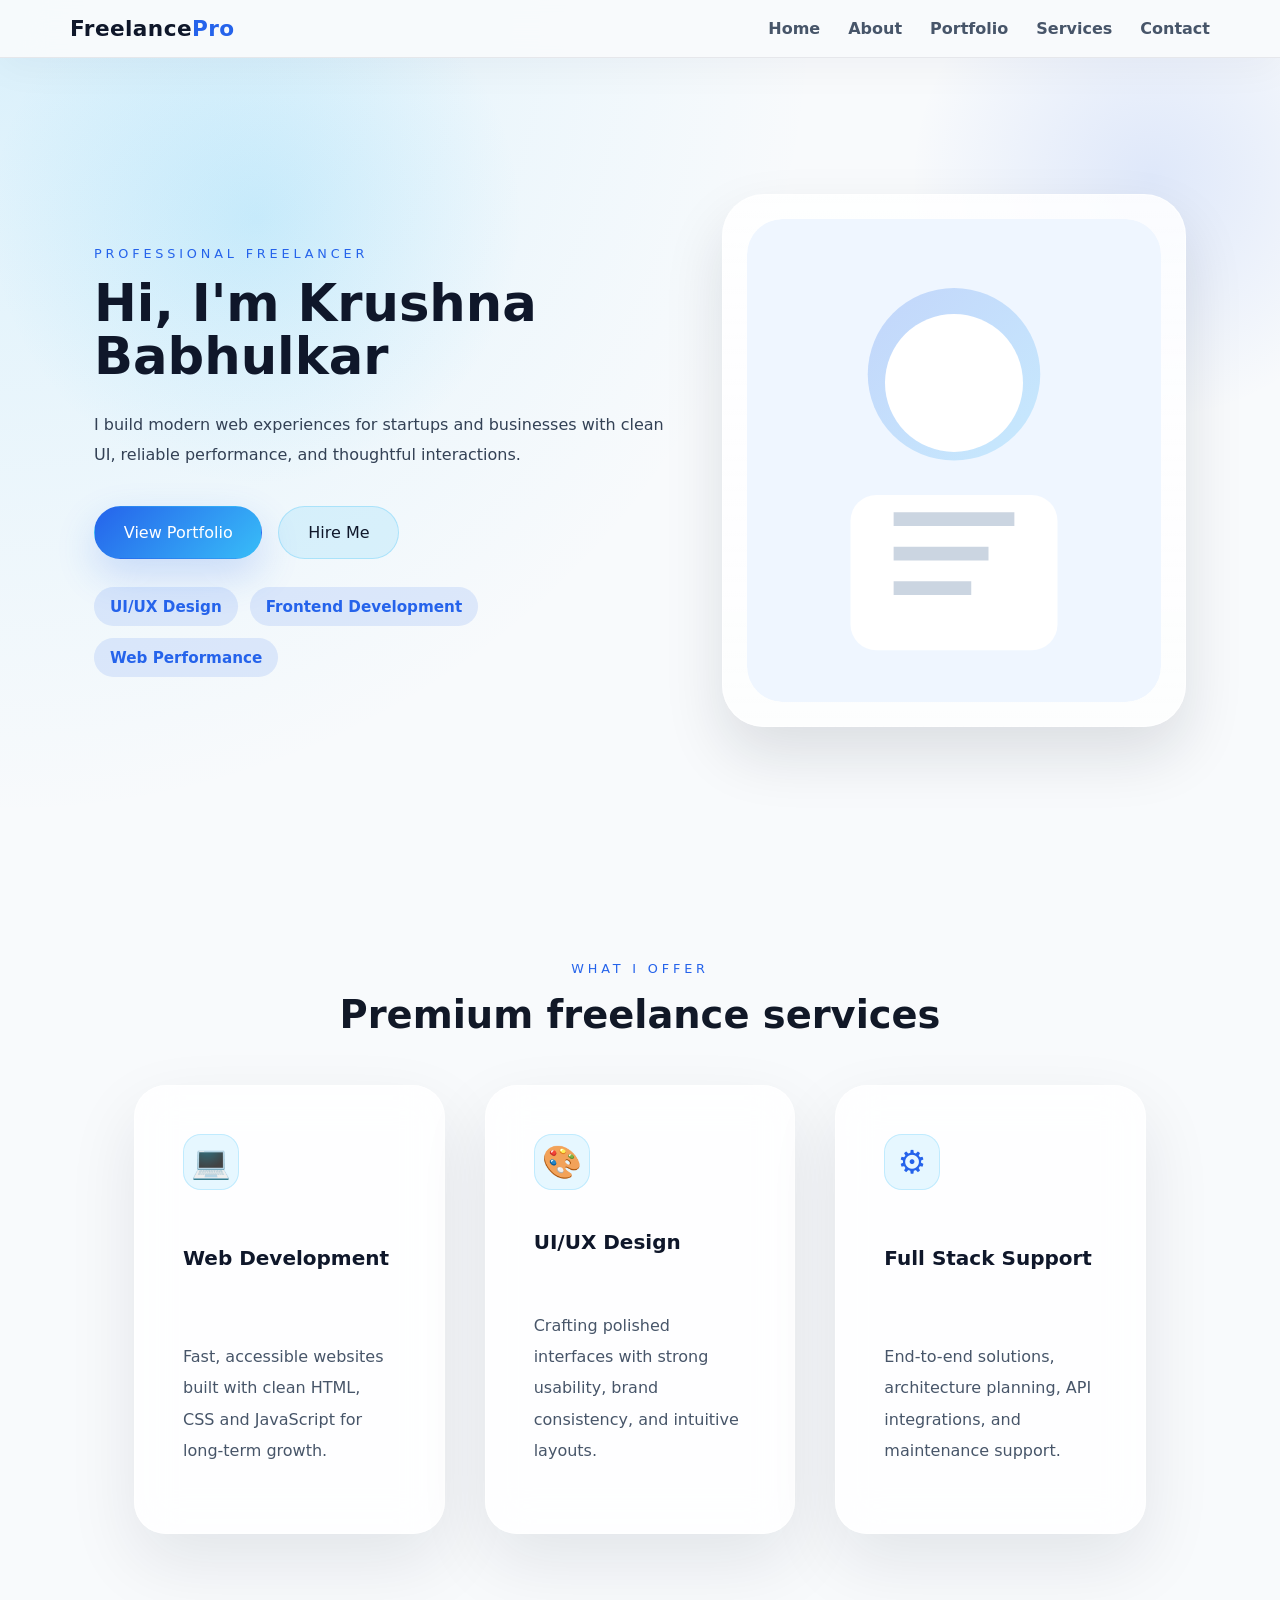
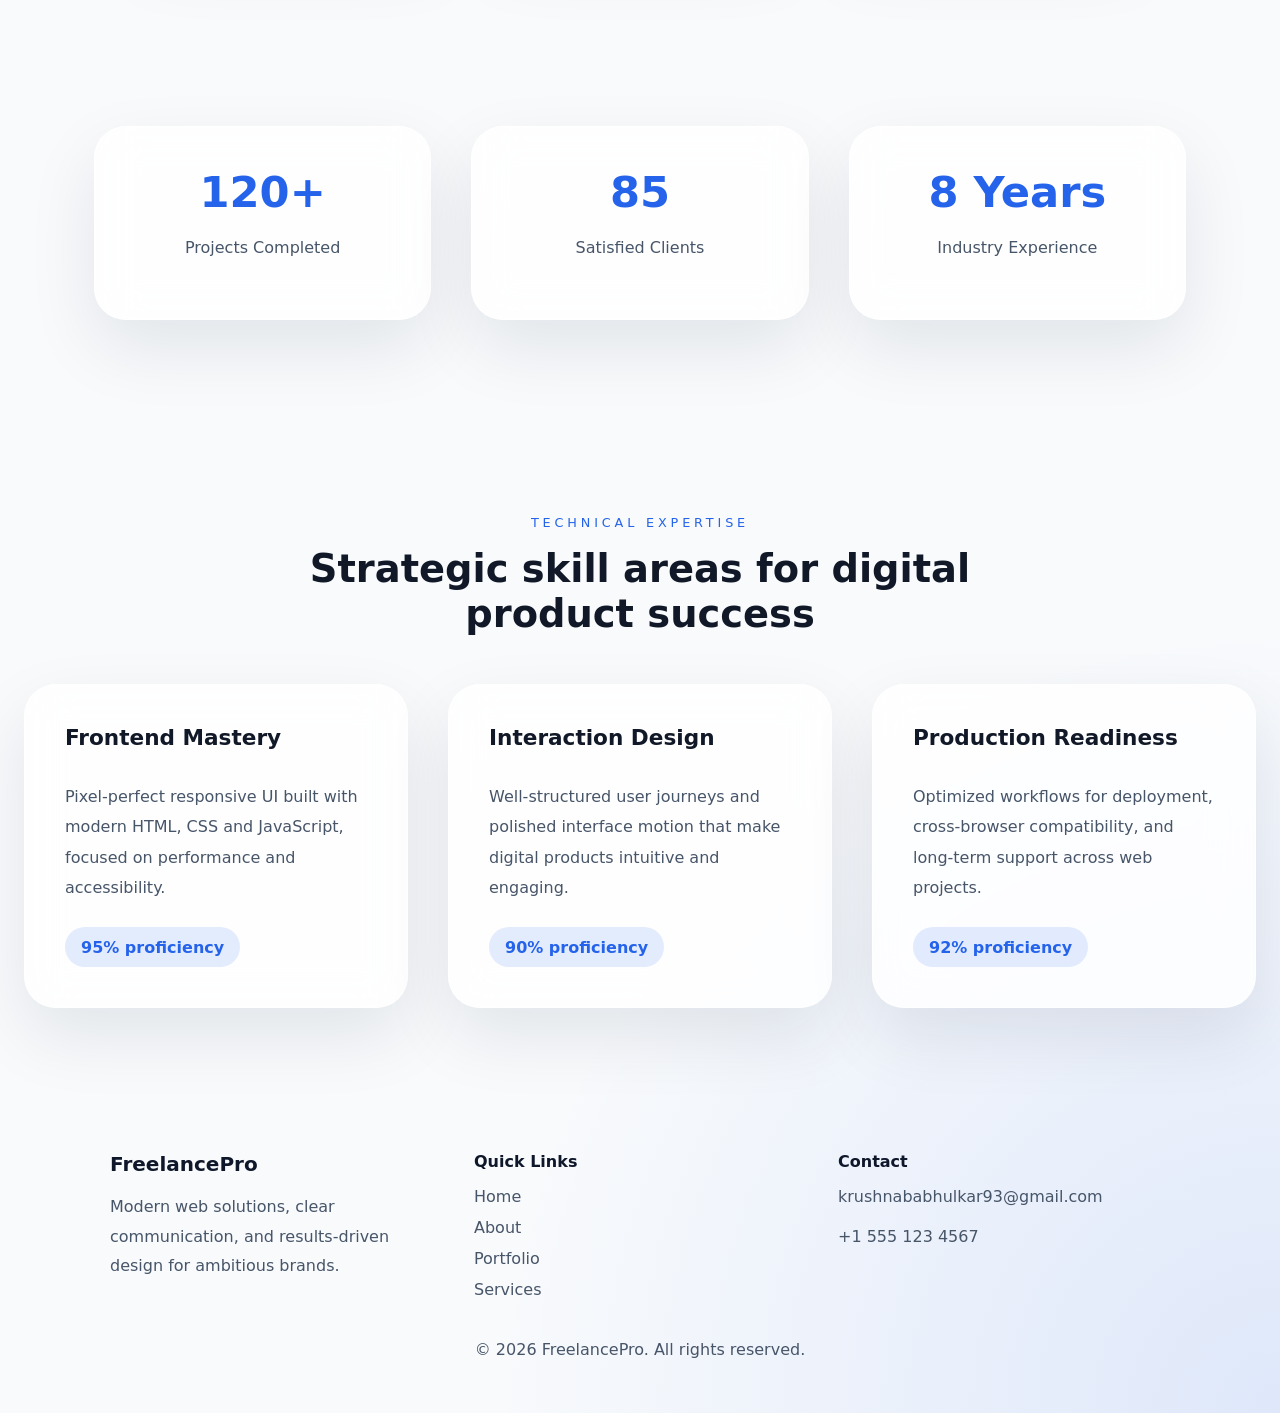
<file: index.html>
<!DOCTYPE html>
<html lang="en">
<head>
  <meta charset="UTF-8" />
  <meta name="viewport" content="width=device-width, initial-scale=1.0" />
  <title>Freelance Portfolio | Home</title>
  <meta name="description" content="Professional freelance portfolio showcasing design, development, services, and contact options." />
  <link rel="stylesheet" href="css/style.css" />
</head>
<body>
  <div class="page-loader" id="pageLoader"><span></span></div>

  <header class="site-header" id="header">
    <div class="container nav-container">
      <a href="index.html" class="brand">Freelance<span>Pro</span></a>
      <nav class="nav" id="navbar">
        <a href="index.html" class="nav-link">Home</a>
        <a href="about.html" class="nav-link">About</a>
        <a href="portfolio.html" class="nav-link">Portfolio</a>
        <a href="services.html" class="nav-link">Services</a>
        <a href="contact.html" class="nav-link">Contact</a>
      </nav>
      <button class="nav-toggle" id="navToggle" aria-label="Open navigation menu">
        <span></span><span></span><span></span>
      </button>
    </div>
  </header>

  <main>
    <section class="hero section" id="home">
      <div class="container hero-grid">
        <div class="hero-copy animate-up">
          <span class="eyebrow">Professional Freelancer</span>
          <h1>Hi, I'm Krushna Babhulkar</h1>
          <p>I build modern web experiences for startups and businesses with clean UI, reliable performance, and thoughtful interactions.</p>
          <div class="hero-actions">
            <a href="portfolio.html" class="btn btn-primary">View Portfolio</a>
            <a href="contact.html" class="btn btn-secondary">Hire Me</a>
          </div>
          <div class="hero-tags">
            <span>UI/UX Design</span>
            <span>Frontend Development</span>
            <span>Web Performance</span>
          </div>
        </div>

        <div class="hero-image animate-up delay">
          <div class="profile-frame">
            <img src="images/profile.svg" alt="Profile photo of Alex Morgan" />
          </div>
        </div>
      </div>
    </section>

    <section class="section services-preview" id="services">
      <div class="container section-header">
        <span class="eyebrow">What I Offer</span>
        <h2>Premium freelance services</h2>
      </div>
      <div class="container">
        <div class="grid service-grid animate-up">
          <article class="service-card glass-card">
            <div class="service-icon">💻</div>
            <h3>Web Development</h3>
            <p>Fast, accessible websites built with clean HTML, CSS and JavaScript for long-term growth.</p>
          </article>
          <article class="service-card glass-card">
            <div class="service-icon">🎨</div>
            <h3>UI/UX Design</h3>
            <p>Crafting polished interfaces with strong usability, brand consistency, and intuitive layouts.</p>
          </article>
          <article class="service-card glass-card">
            <div class="service-icon">⚙️</div>
            <h3>Full Stack Support</h3>
            <p>End-to-end solutions, architecture planning, API integrations, and maintenance support.</p>
          </article>
        </div>
      </div>
    </section>

    <section class="section stats-section animate-up">
      <div class="container stats-grid">
        <article class="stat-card glass-card">
          <h3>120+</h3>
          <p>Projects Completed</p>
        </article>
        <article class="stat-card glass-card">
          <h3>85</h3>
          <p>Satisfied Clients</p>
        </article>
        <article class="stat-card glass-card">
          <h3>8 Years</h3>
          <p>Industry Experience</p>
        </article>
      </div>
    </section>

    <section class="section skills-section animate-up delay">
      <div class="container section-header">
        <span class="eyebrow">Technical Expertise</span>
        <h2>Strategic skill areas for digital product success</h2>
      </div>
      <div class="grid skills-grid">
        <article class="glass-card skill-card">
          <h3>Frontend Mastery</h3>
          <p>Pixel-perfect responsive UI built with modern HTML, CSS and JavaScript, focused on performance and accessibility.</p>
          <div class="skill-meta">95% proficiency</div>
        </article>
        <article class="glass-card skill-card">
          <h3>Interaction Design</h3>
          <p>Well-structured user journeys and polished interface motion that make digital products intuitive and engaging.</p>
          <div class="skill-meta">90% proficiency</div>
        </article>
        <article class="glass-card skill-card">
          <h3>Production Readiness</h3>
          <p>Optimized workflows for deployment, cross-browser compatibility, and long-term support across web projects.</p>
          <div class="skill-meta">92% proficiency</div>
        </article>
      </div>
    </section>
  </main>

  <footer class="site-footer">
    <div class="container footer-grid">
      <div>
        <h3>FreelancePro</h3>
        <p>Modern web solutions, clear communication, and results-driven design for ambitious brands.</p>
      </div>
      <div>
        <h4>Quick Links</h4>
        <a href="index.html">Home</a>
        <a href="about.html">About</a>
        <a href="portfolio.html">Portfolio</a>
        <a href="services.html">Services</a>
      </div>
      <div>
        <h4>Contact</h4>
        <a href="https://mail.google.com/mail/?view=cm&fs=1&to=krushnababhulkar93@gmail.com&su=Website%20Inquiry&body=Hello%20Krushna,%0A%0AI%20visited%20your%20portfolio%20website%20and%20would%20like%20to%20discuss%20a%20project.%0A%0ARegards,"
       target="_blank">krushnababhulkar93@gmail.com</a>
               <p>+1 555 123 4567</p>
      </div>
    </div>
    <div class="copyright">
      <p>© 2026 FreelancePro. All rights reserved.</p>
    </div>
  </footer>

  <button class="back-to-top" id="backToTop" aria-label="Back to top">↑</button>
  <script src="js/script.js"></script>
</body>
</html>
</file>
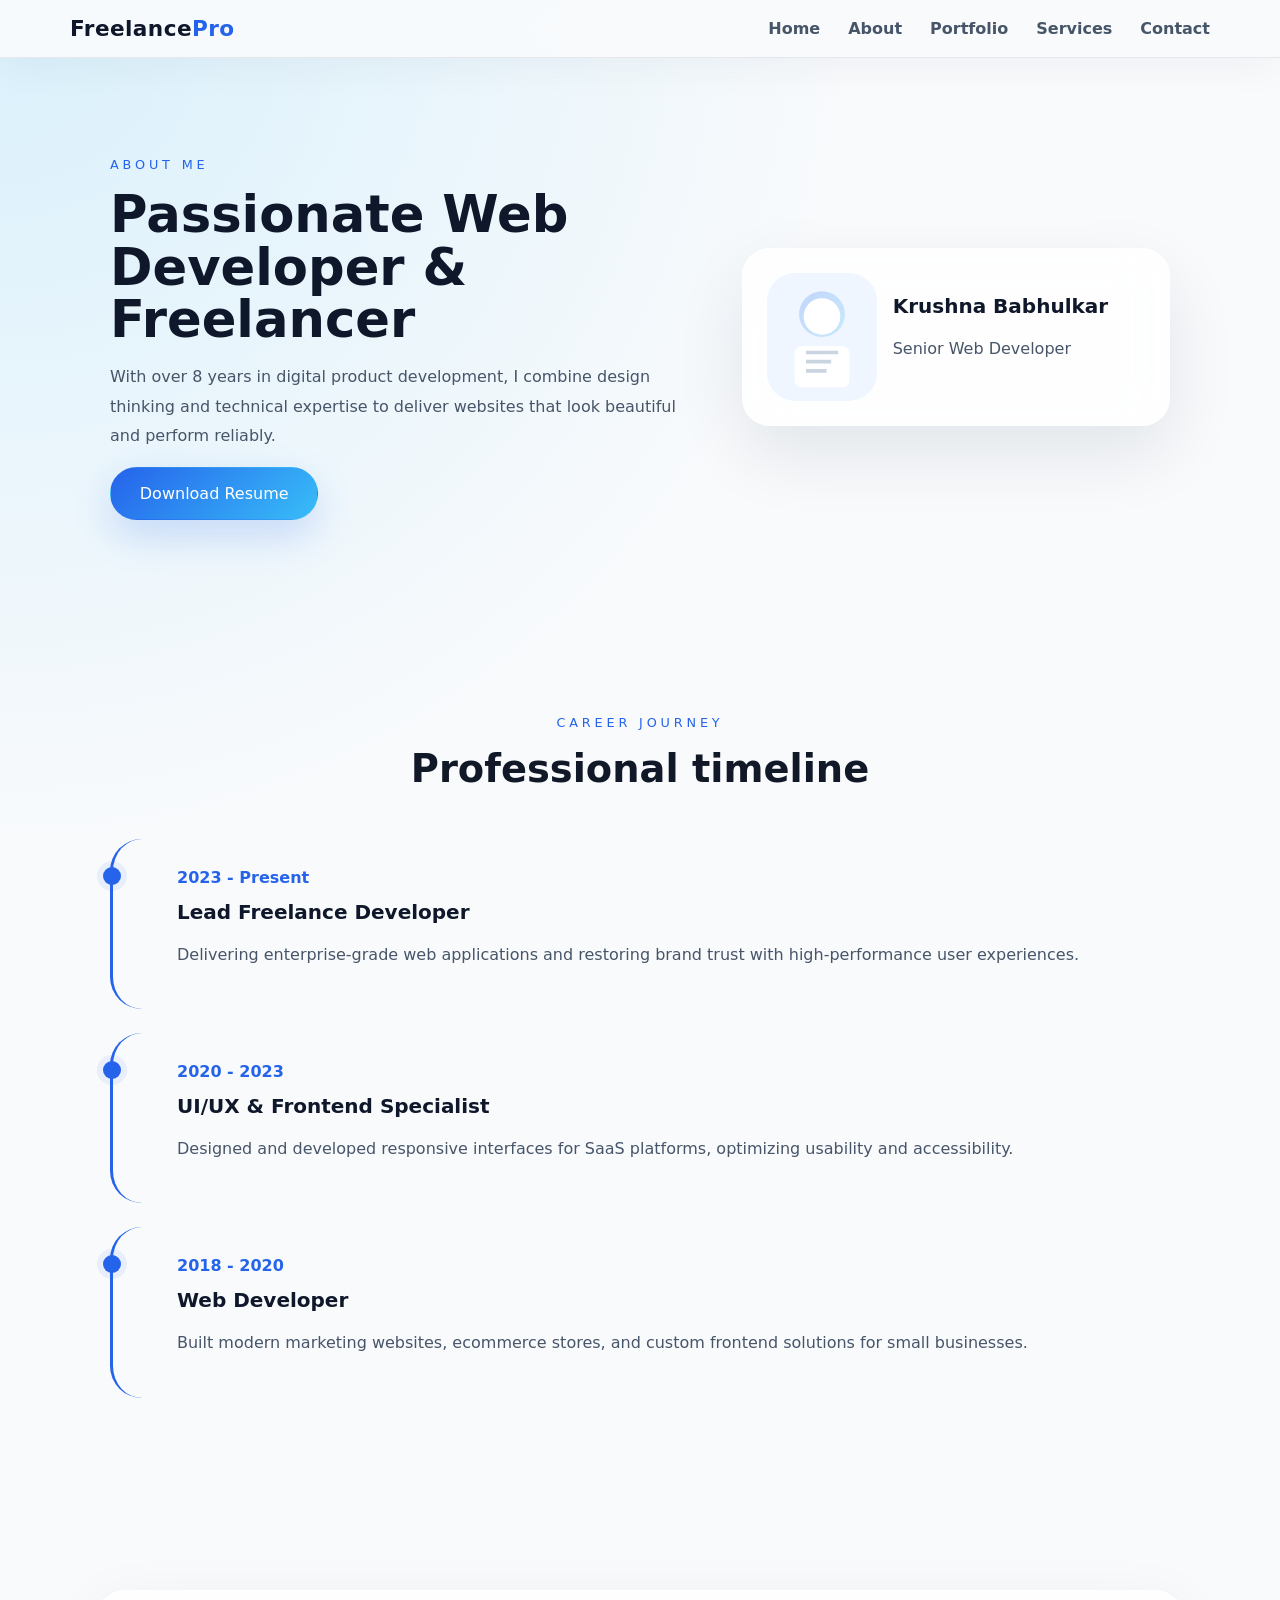
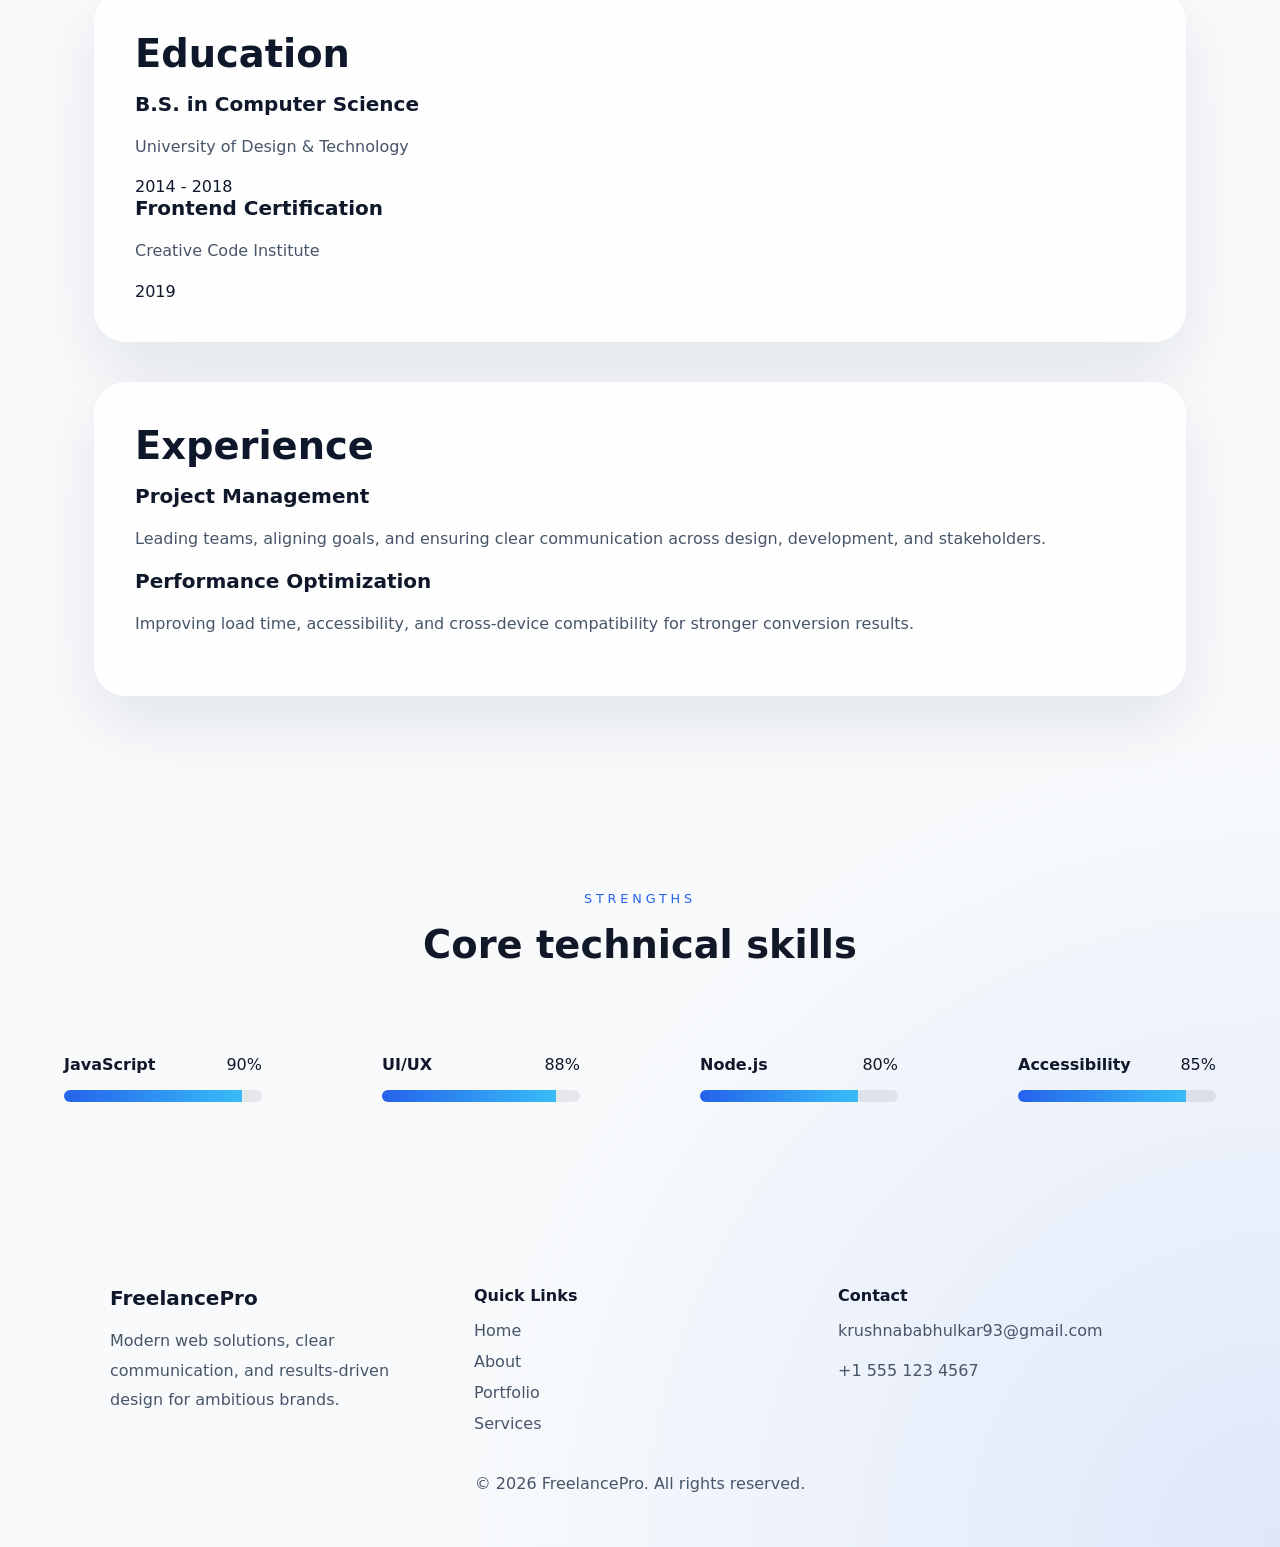
<file: about.html>
<!DOCTYPE html>
<html lang="en">
<head>
  <meta charset="UTF-8" />
  <meta name="viewport" content="width=device-width, initial-scale=1.0" />
  <title>Freelance Portfolio | About</title>
  <meta name="description" content="About page featuring biography, experience, education, skills, and resume download." />
  <link rel="stylesheet" href="css/style.css" />
</head>
<body>
  <div class="page-loader" id="pageLoader"><span></span></div>

  <header class="site-header" id="header">
    <div class="container nav-container">
      <a href="index.html" class="brand">Freelance<span>Pro</span></a>
      <nav class="nav" id="navbar">
        <a href="index.html" class="nav-link">Home</a>
        <a href="about.html" class="nav-link">About</a>
        <a href="portfolio.html" class="nav-link">Portfolio</a>
        <a href="services.html" class="nav-link">Services</a>
        <a href="contact.html" class="nav-link">Contact</a>
      </nav>
      <button class="nav-toggle" id="navToggle" aria-label="Open navigation menu">
        <span></span><span></span><span></span>
      </button>
    </div>
  </header>

  <main>
    <section class="section about-hero animate-up">
      <div class="container about-grid">
        <div class="about-copy">
          <span class="eyebrow">About Me</span>
          <h1>Passionate Web Developer & Freelancer</h1>
          <p>With over 8 years in digital product development, I combine design thinking and technical expertise to deliver websites that look beautiful and perform reliably.</p>
          <a href="resume/Krushna_Babhulkar_7350629754.pdf" class="btn btn-primary" download>Download Resume</a>
        </div>
        <div class="about-visual">
          <div class="profile-card glass-card">
            <img src="images/profile.svg" alt="Krushna Babhulkar" />
            <div>
              <h3>Krushna Babhulkar</h3>
              <p>Senior Web Developer</p>
            </div>
          </div>
        </div>
      </div>
    </section>

    <section class="section timeline-section animate-up delay">
      <div class="container section-header">
        <span class="eyebrow">Career Journey</span>
        <h2>Professional timeline</h2>
      </div>
      <div class="container">
        <div class="timeline">
        <div class="timeline-item">
          <span class="timeline-date">2023 - Present</span>
          <div>
            <h3>Lead Freelance Developer</h3>
            <p>Delivering enterprise-grade web applications and restoring brand trust with high-performance user experiences.</p>
          </div>
        </div>
        <div class="timeline-item">
          <span class="timeline-date">2020 - 2023</span>
          <div>
            <h3>UI/UX & Frontend Specialist</h3>
            <p>Designed and developed responsive interfaces for SaaS platforms, optimizing usability and accessibility.</p>
          </div>
        </div>
        <div class="timeline-item">
          <span class="timeline-date">2018 - 2020</span>
          <div>
            <h3>Web Developer</h3>
            <p>Built modern marketing websites, ecommerce stores, and custom frontend solutions for small businesses.</p>
          </div>
        </div>
        </div>
      </div>
    </section>

    <section class="section education-experience animate-up">
      <div class="container split-grid">
        <div class="glass-card info-card">
          <h2>Education</h2>
          <div class="info-block">
            <h3>B.S. in Computer Science</h3>
            <p>University of Design & Technology</p>
            <span>2014 - 2018</span>
          </div>
          <div class="info-block">
            <h3>Frontend Certification</h3>
            <p>Creative Code Institute</p>
            <span>2019</span>
          </div>
        </div>
        <div class="glass-card info-card">
          <h2>Experience</h2>
          <div class="info-block">
            <h3>Project Management</h3>
            <p>Leading teams, aligning goals, and ensuring clear communication across design, development, and stakeholders.</p>
          </div>
          <div class="info-block">
            <h3>Performance Optimization</h3>
            <p>Improving load time, accessibility, and cross-device compatibility for stronger conversion results.</p>
          </div>
        </div>
      </div>
    </section>

    <section class="section skills-section animate-up delay">
      <div class="container section-header">
        <span class="eyebrow">Strengths</span>
        <h2>Core technical skills</h2>
      </div>
      <div class="skills-grid">
        <div class="skill-item">
          <div class="skill-heading">
            <h4>JavaScript</h4>
            <span>90%</span>
          </div>
          <div class="progress-bar"><span style="width: 90%"></span></div>
        </div>
        <div class="skill-item">
          <div class="skill-heading">
            <h4>UI/UX</h4>
            <span>88%</span>
          </div>
          <div class="progress-bar"><span style="width: 88%"></span></div>
        </div>
        <div class="skill-item">
          <div class="skill-heading">
            <h4>Node.js</h4>
            <span>80%</span>
          </div>
          <div class="progress-bar"><span style="width: 80%"></span></div>
        </div>
        <div class="skill-item">
          <div class="skill-heading">
            <h4>Accessibility</h4>
            <span>85%</span>
          </div>
          <div class="progress-bar"><span style="width: 85%"></span></div>
        </div>
      </div>
    </section>
  </main>

  <footer class="site-footer">
    <div class="container footer-grid">
      <div>
        <h3>FreelancePro</h3>
        <p>Modern web solutions, clear communication, and results-driven design for ambitious brands.</p>
      </div>
      <div>
        <h4>Quick Links</h4>
        <a href="index.html">Home</a>
        <a href="about.html">About</a>
        <a href="portfolio.html">Portfolio</a>
        <a href="services.html">Services</a>
      </div>
      <div>
        <h4>Contact</h4>
        <a href="https://mail.google.com/mail/?view=cm&fs=1&to=krushnababhulkar93@gmail.com&su=Website%20Inquiry&body=Hello%20Krushna,%0A%0AI%20visited%20your%20portfolio%20website%20and%20would%20like%20to%20discuss%20a%20project.%0A%0ARegards,"
       target="_blank">krushnababhulkar93@gmail.com</a>

        <p>+1 555 123 4567</p>
      </div>
    </div>
    <div class="copyright">
      <p>© 2026 FreelancePro. All rights reserved.</p>
    </div>
  </footer>

  <button class="back-to-top" id="backToTop" aria-label="Back to top">↑</button>
  <script src="js/script.js"></script>
</body>
</html>
</file>
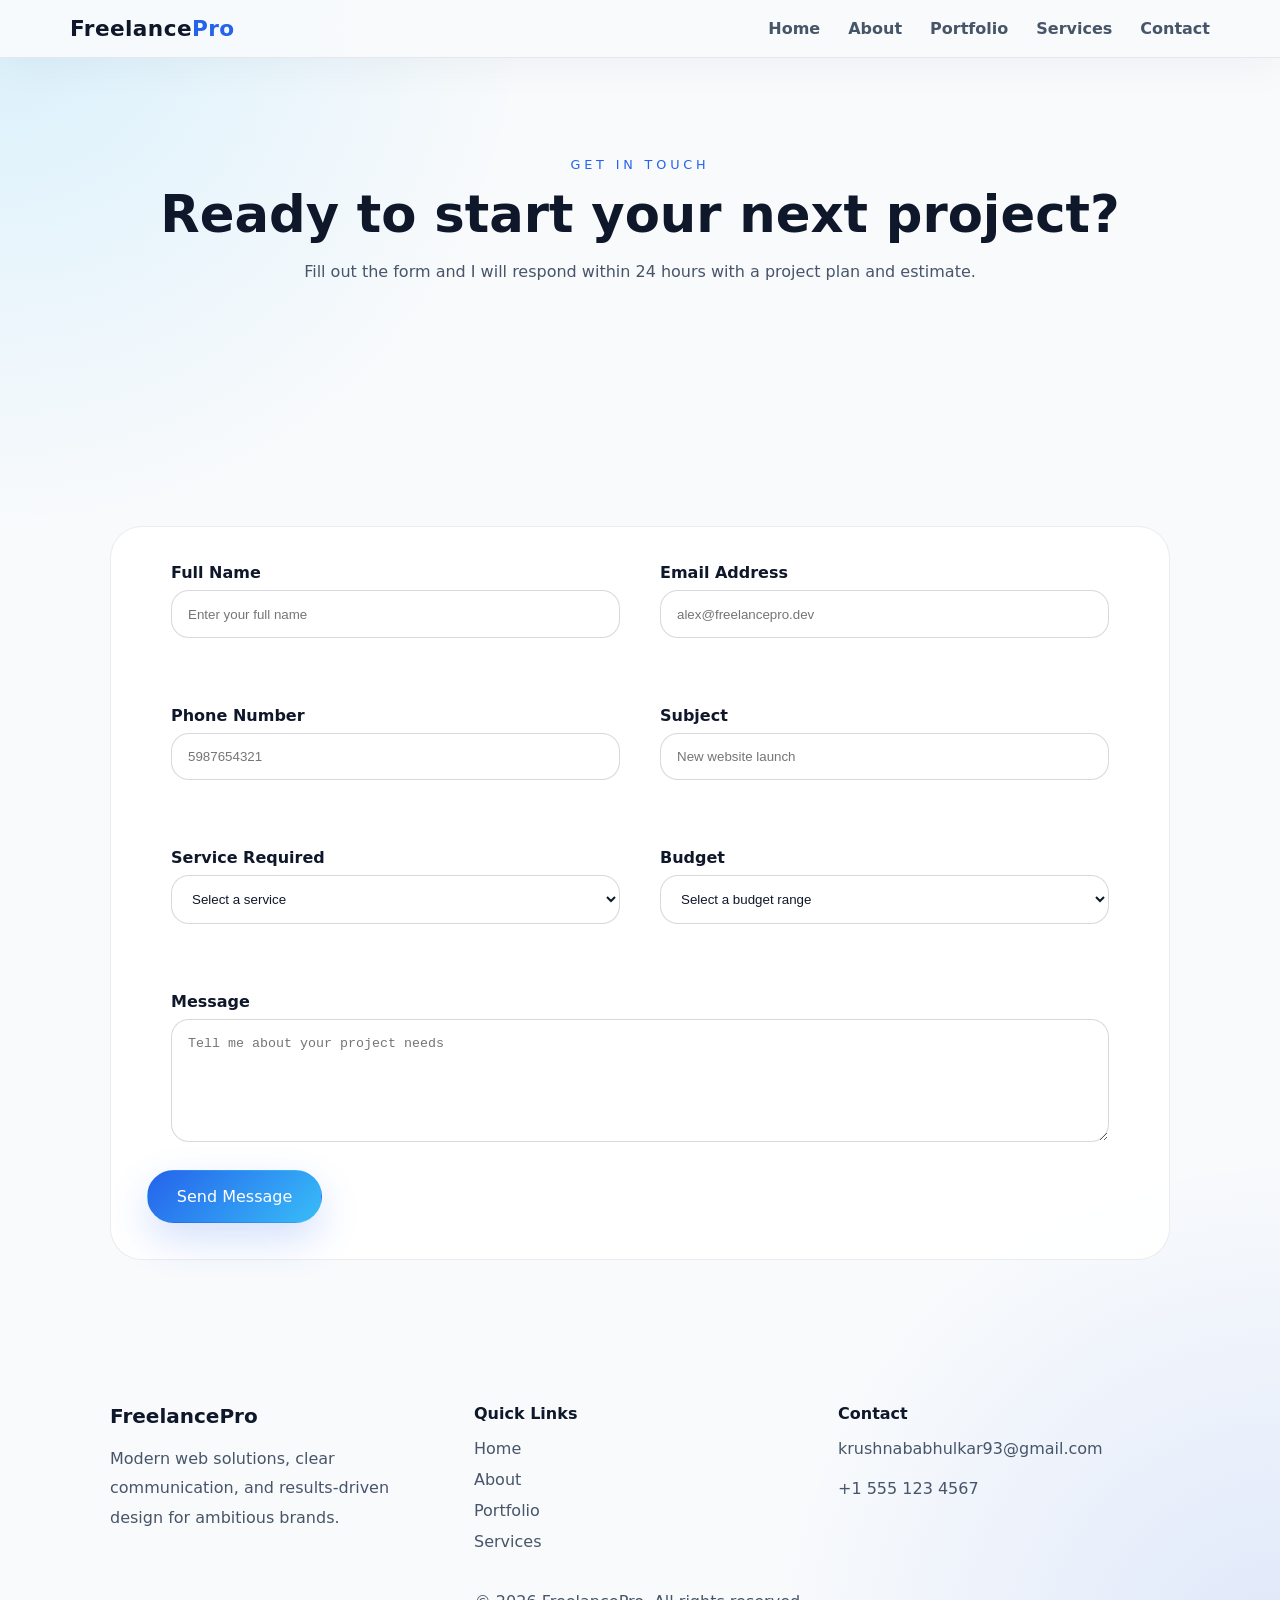
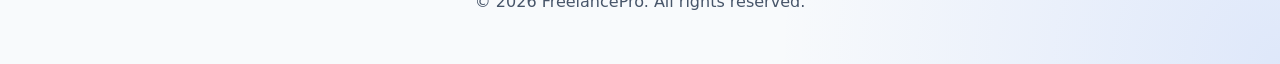
<file: contact.html>
<!DOCTYPE html>
<html lang="en">
<head>
  <meta charset="UTF-8" />
  <meta name="viewport" content="width=device-width, initial-scale=1.0" />
  <title>Freelance Portfolio | Contact</title>
  <meta name="description" content="Contact page with form validation for freelance inquiries and project requests." />
  <link rel="stylesheet" href="css/style.css" />
</head>
<body>
  <div class="page-loader" id="pageLoader"><span></span></div>

  <header class="site-header" id="header">
    <div class="container nav-container">
      <a href="index.html" class="brand">Freelance<span>Pro</span></a>
      <nav class="nav" id="navbar">
        <a href="index.html" class="nav-link">Home</a>
        <a href="about.html" class="nav-link">About</a>
        <a href="portfolio.html" class="nav-link">Portfolio</a>
        <a href="services.html" class="nav-link">Services</a>
        <a href="contact.html" class="nav-link">Contact</a>
      </nav>
      <button class="nav-toggle" id="navToggle" aria-label="Open navigation menu">
        <span></span><span></span><span></span>
      </button>
    </div>
  </header>

  <main>
    <section class="section contact-hero animate-up">
      <div class="container section-header">
        <span class="eyebrow">Get In Touch</span>
        <h1>Ready to start your next project?</h1>
        <p>Fill out the form and I will respond within 24 hours with a project plan and estimate.</p>
      </div>
    </section>

    <section class="section contact-form-section animate-up delay">
      <div class="container form-container">
        <form id="contactForm" class="contact-form" novalidate>
          <div class="form-grid">
            <div class="form-field">
              <label for="fullName">Full Name</label>
              <input type="text" id="fullName" name="fullName" placeholder="Enter your full name" required />
              <small class="error-message"></small>
            </div>
            <div class="form-field">
              <label for="email">Email Address</label>
              <input type="email" id="email" name="email" placeholder="alex@freelancepro.dev" required />
              <small class="error-message"></small>
            </div>
            <div class="form-field">
              <label for="phone">Phone Number</label>
              <input type="tel" id="phone" name="phone" placeholder="5987654321" pattern="[5-9][0-9]{9}" title="Enter a 10 digit phone number starting with 5-9" required />
              <small class="error-message"></small>
            </div>
            <div class="form-field">
              <label for="subject">Subject</label>
              <input type="text" id="subject" name="subject" placeholder="New website launch" required />
              <small class="error-message"></small>
            </div>
            <div class="form-field">
              <label for="service">Service Required</label>
              <select id="service" name="service" required>
                <option value="">Select a service</option>
                <option value="web">Web Development</option>
                <option value="frontend">Frontend Development</option>
                <option value="backend">Backend Development</option>
                <option value="fullstack">Full Stack Development</option>
                <option value="uiux">UI/UX Design</option>
                <option value="maintenance">Website Maintenance</option>
              </select>
              <small class="error-message"></small>
            </div>
            <div class="form-field">
              <label for="budget">Budget</label>
              <select id="budget" name="budget" required>
                <option value="">Select a budget range</option>
                <option value="$500-$1000">$500 - $1000</option>
                <option value="$1000-$2500">$1000 - $2500</option>
                <option value="$2500-$5000">$2500 - $5000</option>
                <option value=">$5000">>$5000</option>
              </select>
              <small class="error-message"></small>
            </div>
            <div class="form-field full-width">
              <label for="message">Message</label>
              <textarea id="message" name="message" rows="6" placeholder="Tell me about your project needs" required></textarea>
              <small class="error-message"></small>
            </div>
          </div>
          <button type="submit" class="btn btn-primary">Send Message</button>
          <p class="form-success" id="formSuccess">Thank you! Your message has been sent successfully.</p>
        </form>
      </div>
    </section>
  </main>

  <footer class="site-footer">
    <div class="container footer-grid">
      <div>
        <h3>FreelancePro</h3>
        <p>Modern web solutions, clear communication, and results-driven design for ambitious brands.</p>
      </div>
      <div>
        <h4>Quick Links</h4>
        <a href="index.html">Home</a>
        <a href="about.html">About</a>
        <a href="portfolio.html">Portfolio</a>
        <a href="services.html">Services</a>
      </div>
      <div>
        <h4>Contact</h4>
        <a href="https://mail.google.com/mail/?view=cm&fs=1&to=krushnababhulkar93@gmail.com&su=Website%20Inquiry&body=Hello%20Krushna,%0A%0AI%20visited%20your%20portfolio%20website%20and%20would%20like%20to%20discuss%20a%20project.%0A%0ARegards,"
       target="_blank">krushnababhulkar93@gmail.com</a>

        <p>+1 555 123 4567</p>
      </div>
    </div>
    <div class="copyright">
      <p>© 2026 FreelancePro. All rights reserved.</p>
    </div>
  </footer>

  <button class="back-to-top" id="backToTop" aria-label="Back to top">↑</button>
  <script src="js/script.js"></script>
</body>
</html>
</file>
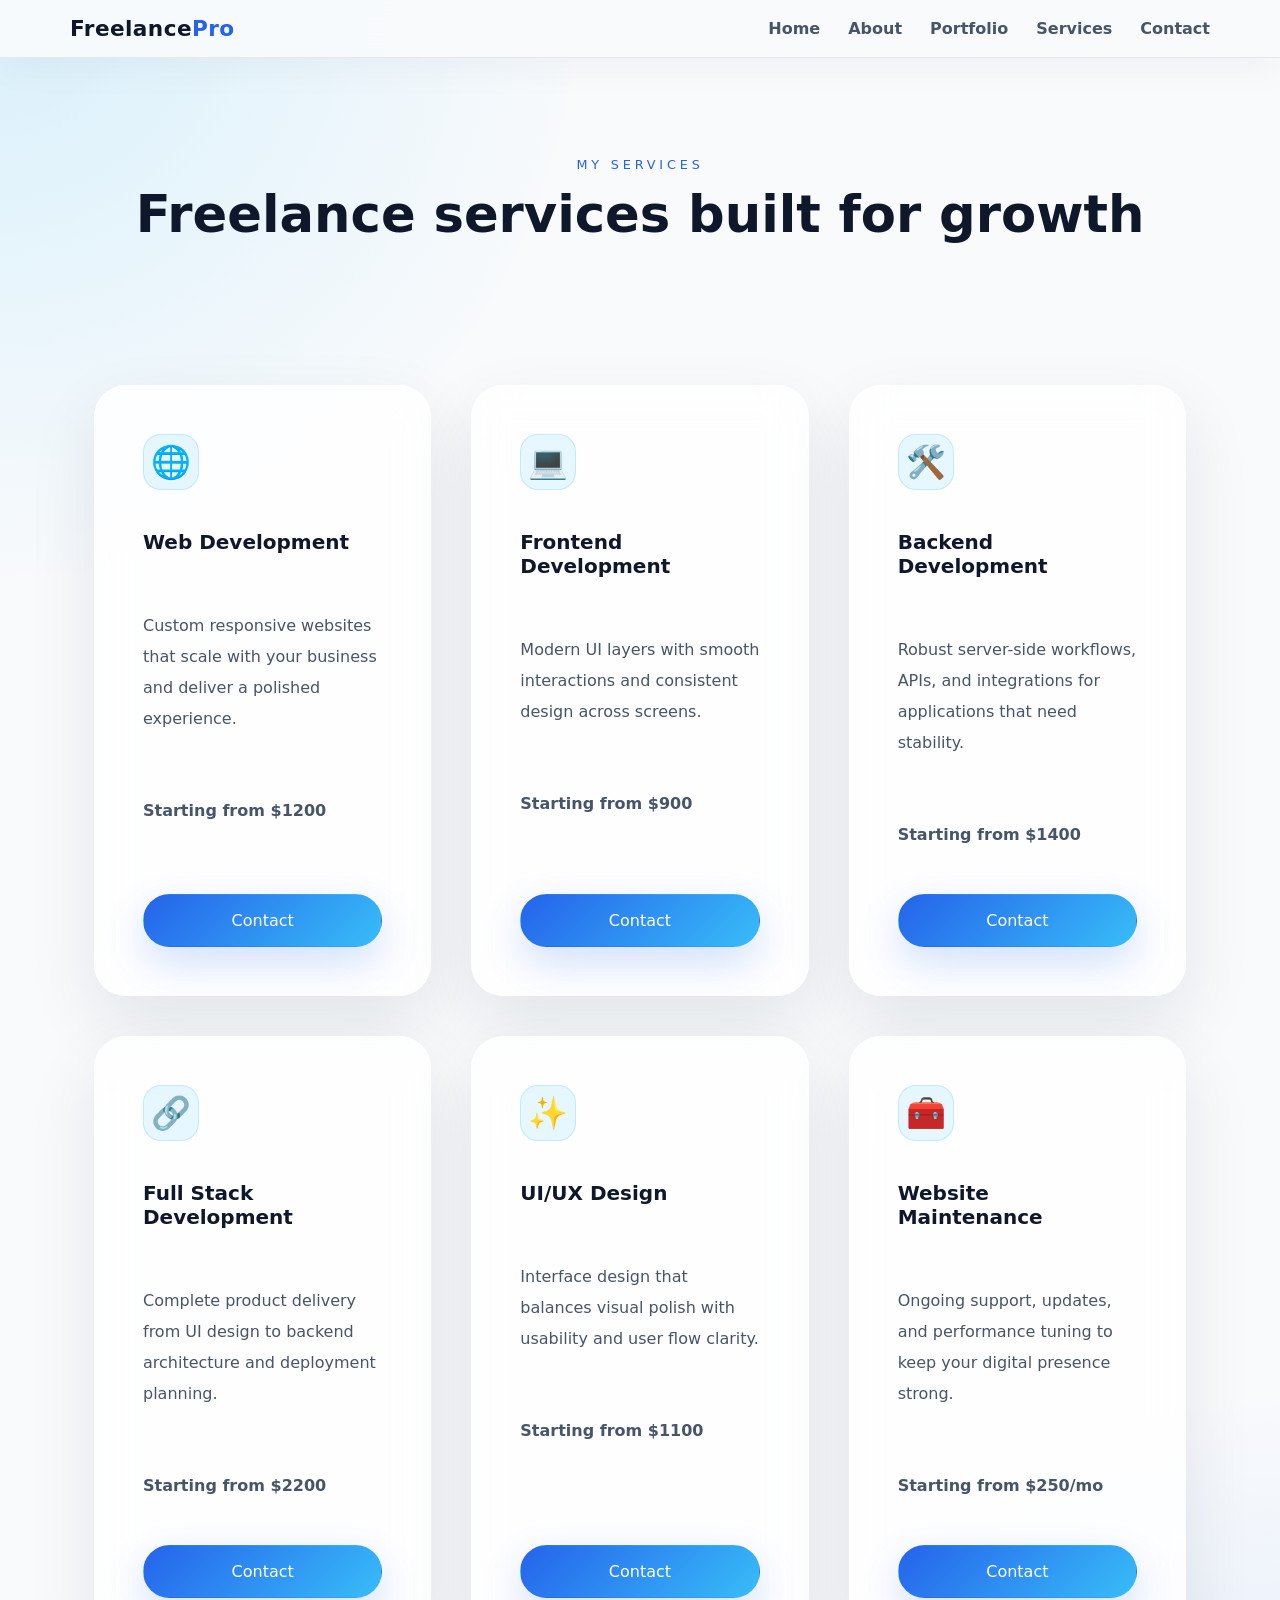
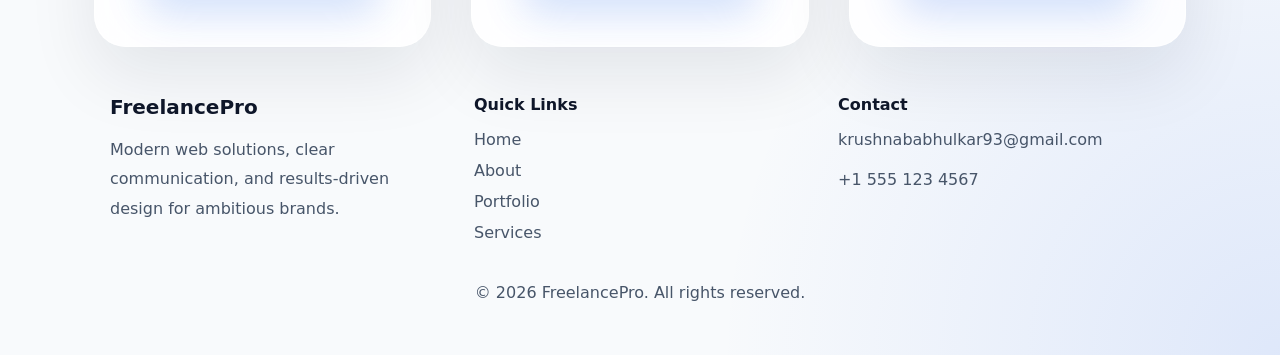
<file: services.html>
<!DOCTYPE html>
<html lang="en">
<head>
  <meta charset="UTF-8" />
  <meta name="viewport" content="width=device-width, initial-scale=1.0" />
  <title>Freelance Portfolio | Services</title>
  <meta name="description" content="Services page listing freelance web development, UI/UX design, and maintenance packages." />
  <link rel="stylesheet" href="css/style.css" />
</head>
<body>
  <div class="page-loader" id="pageLoader"><span></span></div>

  <header class="site-header" id="header">
    <div class="container nav-container">
      <a href="index.html" class="brand">Freelance<span>Pro</span></a>
      <nav class="nav" id="navbar">
        <a href="index.html" class="nav-link">Home</a>
        <a href="about.html" class="nav-link">About</a>
        <a href="portfolio.html" class="nav-link">Portfolio</a>
        <a href="services.html" class="nav-link">Services</a>
        <a href="contact.html" class="nav-link">Contact</a>
      </nav>
      <button class="nav-toggle" id="navToggle" aria-label="Open navigation menu">
        <span></span><span></span><span></span>
      </button>
    </div>
  </header>

  <main>
    <section class="section services-hero animate-up">
      <div class="container section-header">
        <span class="eyebrow">My Services</span>
        <h1>Freelance services built for growth</h1>
      </div>
    </section>

    <section class="section services-grid container animate-up delay">
      <article class="service-card glass-card">
        <div class="service-icon">🌐</div>
        <h3>Web Development</h3>
        <p>Custom responsive websites that scale with your business and deliver a polished experience.</p>
        <p class="service-rate">Starting from $1200</p>
        <a href="contact.html" class="btn btn-primary">Contact</a>
      </article>
      <article class="service-card glass-card">
        <div class="service-icon">💻</div>
        <h3>Frontend Development</h3>
        <p>Modern UI layers with smooth interactions and consistent design across screens.</p>
        <p class="service-rate">Starting from $900</p>
        <a href="contact.html" class="btn btn-primary">Contact</a>
      </article>
      <article class="service-card glass-card">
        <div class="service-icon">🛠️</div>
        <h3>Backend Development</h3>
        <p>Robust server-side workflows, APIs, and integrations for applications that need stability.</p>
        <p class="service-rate">Starting from $1400</p>
        <a href="contact.html" class="btn btn-primary">Contact</a>
      </article>
      <article class="service-card glass-card">
        <div class="service-icon">🔗</div>
        <h3>Full Stack Development</h3>
        <p>Complete product delivery from UI design to backend architecture and deployment planning.</p>
        <p class="service-rate">Starting from $2200</p>
        <a href="contact.html" class="btn btn-primary">Contact</a>
      </article>
      <article class="service-card glass-card">
        <div class="service-icon">✨</div>
        <h3>UI/UX Design</h3>
        <p>Interface design that balances visual polish with usability and user flow clarity.</p>
        <p class="service-rate">Starting from $1100</p>
        <a href="contact.html" class="btn btn-primary">Contact</a>
      </article>
      <article class="service-card glass-card">
        <div class="service-icon">🧰</div>
        <h3>Website Maintenance</h3>
        <p>Ongoing support, updates, and performance tuning to keep your digital presence strong.</p>
        <p class="service-rate">Starting from $250/mo</p>
        <a href="contact.html" class="btn btn-primary">Contact</a>
      </article>
    </section>
  </main>

  <footer class="site-footer">
    <div class="container footer-grid">
      <div>
        <h3>FreelancePro</h3>
        <p>Modern web solutions, clear communication, and results-driven design for ambitious brands.</p>
      </div>
      <div>
        <h4>Quick Links</h4>
        <a href="index.html">Home</a>
        <a href="about.html">About</a>
        <a href="portfolio.html">Portfolio</a>
        <a href="services.html">Services</a>
      </div>
      <div>
        <h4>Contact</h4>
        <a href="https://mail.google.com/mail/?view=cm&fs=1&to=krushnababhulkar93@gmail.com&su=Website%20Inquiry&body=Hello%20Krushna,%0A%0AI%20visited%20your%20portfolio%20website%20and%20would%20like%20to%20discuss%20a%20project.%0A%0ARegards,"
       target="_blank">krushnababhulkar93@gmail.com</a>

        <p>+1 555 123 4567</p>
      </div>
    </div>
    <div class="copyright">
      <p>© 2026 FreelancePro. All rights reserved.</p>
    </div>
  </footer>

  <button class="back-to-top" id="backToTop" aria-label="Back to top">↑</button>
  <script src="js/script.js"></script>
</body>
</html>
</file>
<file: css/style.css>
:root {
  --bg: #f8fafc;
  --surface: rgba(255, 255, 255, 0.82);
  --surface-strong: rgba(15, 23, 42, 0.92);
  --text: #0f172a;
  --muted: #475569;
  --primary: #2563eb;
  --accent: #38bdf8;
  --border: rgba(15, 23, 42, 0.12);
  --shadow: 0 28px 70px rgba(15, 23, 42, 0.09);
  --radius: 28px;
}

* {
  box-sizing: border-box;
}

html {
  scroll-behavior: smooth;
  overflow-x: hidden;
  overflow-y: scroll;
}

body {
  margin: 0;
  font-family: Inter, system-ui, -apple-system, BlinkMacSystemFont, 'Segoe UI', sans-serif;
  background: radial-gradient(circle at top left, rgba(56, 189, 248, 0.16), transparent 25%),
              radial-gradient(circle at bottom right, rgba(37, 99, 235, 0.12), transparent 24%),
              #f8fafc;
  color: var(--text);
}

img {
  max-width: 100%;
  display: block;
}

a {
  color: inherit;
  text-decoration: none;
}

button {
  font: inherit;
}

.container {
  width: 100%;
  max-width: 1140px;
  margin: 0 auto;
  padding: 0 2.5rem;
}

.site-header {
  position: sticky;
  top: 0;
  z-index: 999;
  backdrop-filter: blur(20px);
  background: rgba(248, 250, 252, 0.95);
  border-bottom: 1px solid rgba(15, 23, 42, 0.08);
  box-shadow: 0 10px 40px rgba(15, 23, 42, 0.04);
}

.nav-container {
  padding: 1.2rem 0;
}

.nav-container {
  display: flex;
  align-items: center;
  justify-content: space-between;
  gap: 1rem;
  padding: 1rem 0;
}

.brand {
  font-size: 1.35rem;
  font-weight: 800;
  letter-spacing: 0.02em;
}

.brand span {
  color: var(--primary);
}

.nav {
  display: flex;
  align-items: center;
  gap: 1.75rem;
}

.nav-link {
  color: var(--muted);
  font-weight: 600;
  transition: color 0.25s ease, transform 0.25s ease;
}

.nav-link:hover,
.nav-link:focus-visible {
  color: var(--primary);
  transform: translateY(-1px);
}

.nav-toggle {
  display: none;
  width: 2rem;
  height: 2rem;
  border: none;
  background: none;
  flex-direction: column;
  justify-content: space-between;
  cursor: pointer;
}

.nav-toggle span {
  display: block;
  width: 100%;
  height: 3px;
  border-radius: 999px;
  background: var(--text);
}

.section {
  padding: 6rem 0;
}

.section-header {
  text-align: center;
  margin-bottom: 3rem;
}

.section-header h2 {
  max-width: 720px;
  margin: 0 auto;
  font-weight: 700;
  color: #111827;
}

.section-header p {
  max-width: 720px;
  margin: 1rem auto 0;
}

.eyebrow {
  display: inline-block;
  text-transform: uppercase;
  letter-spacing: 0.3em;
  color: var(--primary);
  font-size: 0.8rem;
  margin-bottom: 1rem;
}

h1,
h2,
h3,
h4 {
  margin: 0;
}

h1 {
  font-size: clamp(2.8rem, 4vw, 4.4rem);
  line-height: 1.03;
}

h2 {
  font-size: clamp(2.1rem, 3vw, 3rem);
}

h3 {
  font-size: 1.25rem;
}

p {
  line-height: 1.85;
  color: var(--muted);
}

.btn {
  display: inline-flex;
  align-items: center;
  justify-content: center;
  padding: 1rem 1.8rem;
  border-radius: 999px;
  border: 1px solid transparent;
  transition: transform 0.25s ease, background 0.25s ease, color 0.25s ease, box-shadow 0.25s ease;
  cursor: pointer;
}

.btn:hover,
.btn:focus-visible {
  transform: translateY(-2px);
}

.btn-primary {
  background: linear-gradient(135deg, var(--primary), var(--accent));
  color: #fff;
  box-shadow: 0 16px 40px rgba(37, 99, 235, 0.2);
}

.btn-secondary {
  background: rgba(56, 189, 248, 0.14);
  color: var(--text);
  border-color: rgba(56, 189, 248, 0.28);
}

.hero {
  min-height: calc(100vh - 96px);
  display: grid;
  align-items: center;
  position: relative;
}

.hero::before {
  content: '';
  position: absolute;
  inset: 0;
  background: radial-gradient(circle at 20% 20%, rgba(56, 189, 248, 0.18), transparent 22%),
              radial-gradient(circle at 90% 15%, rgba(37, 99, 235, 0.12), transparent 18%);
  pointer-events: none;
}

.hero-grid {
  display: grid;
  grid-template-columns: 1.25fr 1fr;
  gap: 3rem;
  align-items: center;
  padding: 0 1.5rem;
}

.hero-copy {
  position: relative;
  z-index: 1;
}

.hero-copy p {
  max-width: 44rem;
  margin: 1.75rem 0 2.25rem;
  color: #334155;
}

.hero-actions {
  display: flex;
  flex-wrap: wrap;
  gap: 1rem;
  margin-bottom: 1.8rem;
}

.hero-tags {
  display: flex;
  flex-wrap: wrap;
  gap: 0.75rem;
}

.hero-tags span {
  background: rgba(37, 99, 235, 0.12);
  color: var(--primary);
  padding: 0.65rem 1rem;
  border-radius: 999px;
  font-size: 0.95rem;
  font-weight: 600;
}

.profile-frame {
  width: min(32rem, 100%);
  margin: 0 auto;
  border-radius: 42px;
  padding: 1.5rem;
  background: linear-gradient(180deg, rgba(255, 255, 255, 0.86), rgba(255, 255, 255, 0.72));
  box-shadow: 0 28px 60px rgba(15, 23, 42, 0.12);
  border: 1px solid rgba(255, 255, 255, 0.72);
}

.profile-frame img {
  width: 100%;
  border-radius: 36px;
}

.glass-card {
  background: var(--surface);
  border: 1px solid rgba(255, 255, 255, 0.65);
  box-shadow: var(--shadow);
  border-radius: var(--radius);
  backdrop-filter: blur(22px);
  transition: transform 0.3s ease, border-color 0.3s ease, box-shadow 0.3s ease;
}

.glass-card:hover {
  transform: translateY(-6px);
  border-color: rgba(56, 189, 248, 0.24);
}

.services-preview .service-grid,
.skills-grid,
.stats-grid,
.services-grid,
.form-grid,
.split-grid {
  display: grid;
  gap: 2.5rem;
  padding: 0 1.5rem;
}

.project-grid {
  display: grid;
  gap: 2.5rem;
}

.skill-card {
  display: flex;
  flex-direction: column;
  justify-content: space-between;
  padding: 2.5rem;
  border-radius: 32px;
  min-height: 280px;
}

.skill-card h3 {
  font-size: 1.35rem;
  margin-bottom: 1rem;
  color: #111827;
}

.skill-card p {
  color: #475569;
  line-height: 1.9;
  margin-bottom: 1.5rem;
}

.skill-meta {
  display: inline-flex;
  padding: 0.65rem 1rem;
  border-radius: 999px;
  background: rgba(37, 99, 235, 0.12);
  color: var(--primary);
  font-weight: 700;
  width: fit-content;
}

.service-grid,
.services-grid,
.stats-grid,
.project-grid,
.skills-grid {
  grid-template-columns: repeat(auto-fit, minmax(260px, 1fr));
}

.form-grid {
  grid-template-columns: repeat(2, minmax(280px, 1fr));
}

.service-card,
.stat-card,
.project-card,
.info-card,
.timeline-item,
.skill-item {
  padding: 2.5rem;
}

.service-card,
.stat-card,
.project-card,
.info-card,
.timeline-item,
.skill-item {
  border-radius: 32px;
}

.service-card {
  display: flex;
  flex-direction: column;
  justify-content: space-between;
  min-height: 100%;
  padding: 3rem;
  gap: 1.5rem;
  min-height: 380px;
}

.service-card h3 {
  margin-bottom: 1rem;
}

.service-card p {
  color: #475569;
  line-height: 1.95;
  margin-bottom: 1.2rem;
}

.stat-card {
  text-align: center;
}

.stat-card h3 {
  font-size: 2.7rem;
  color: var(--primary);
  margin-bottom: 0.5rem;
}

.skill-heading {
  display: flex;
  justify-content: space-between;
  align-items: center;
  margin-bottom: 1rem;
}

.progress-bar {
  width: 100%;
  height: 12px;
  background: rgba(15, 23, 42, 0.08);
  border-radius: 999px;
  overflow: hidden;
}

.progress-bar span {
  display: block;
  height: 100%;
  background: linear-gradient(90deg, var(--primary), var(--accent));
}

.timeline {
  display: grid;
  gap: 1.5rem;
}

.timeline-item {
  position: relative;
  padding: 1.8rem 1.5rem 1.5rem 4rem;
  border-left: 3px solid var(--primary);
}

.timeline-item::before {
  content: '';
  position: absolute;
  left: -10px;
  top: 1.75rem;
  width: 18px;
  height: 18px;
  border-radius: 50%;
  background: var(--primary);
  box-shadow: 0 0 0 6px rgba(37, 99, 235, 0.08);
}

.timeline-date {
  display: inline-flex;
  align-items: center;
  color: var(--primary);
  font-weight: 700;
  margin-bottom: 0.8rem;
}

.about-grid,
.form-container {
  display: grid;
  gap: 2rem;
}

.about-grid {
  grid-template-columns: 1.4fr 1fr;
  align-items: center;
}

.about-visual .profile-card {
  display: grid;
  grid-template-columns: 110px 1fr;
  gap: 1rem;
  align-items: center;
  padding: 1.5rem;
}

.about-visual img {
  width: 100%;
  border-radius: 28px;
}

.info-card h2,
.service-card h3,
.project-copy h3,
.contact-form h2 {
  margin-bottom: 1rem;
}

.card-icon,
.service-icon {
  font-size: 2rem;
  margin-bottom: 1rem;
}

.service-icon {
  width: 56px;
  height: 56px;
  display: grid;
  place-items: center;
  background: rgba(56, 189, 248, 0.12);
  border-radius: 18px;
  color: var(--primary);
  box-shadow: inset 0 0 0 1px rgba(56, 189, 248, 0.22);
  margin-bottom: 1rem;
}

.project-grid {
  grid-template-columns: repeat(2, minmax(0, 1fr));
}

.project-card {
  display: grid;
  border-radius: 32px;
  overflow: hidden;
  background: #fff;
  border: 1px solid rgba(15, 23, 42, 0.08);
  min-height: 100%;
}

.project-card img {
  width: 100%;
  display: block;
  object-fit: cover;
  aspect-ratio: 4 / 3;
  min-height: 220px;
  background: linear-gradient(180deg, #eff6ff 0%, #dbeafe 100%);
  border-bottom: 1px solid rgba(15, 23, 42, 0.06);
}

.project-copy {
  padding: 2.5rem;
}

.project-copy h3 {
  margin-bottom: 1rem;
  color: #111827;
}

.project-copy p {
  color: #475569;
  line-height: 2;
  margin-bottom: 1.2rem;
}

.project-tech {
  display: inline-flex;
  margin: 1.15rem 0 1.25rem;
  color: var(--primary);
  font-size: 0.95rem;
  font-weight: 600;
}

.project-actions {
  display: flex;
  gap: 1rem;
  flex-wrap: wrap;
}

.filter-section {
  padding-top: 0;
}

.filter-bar {
  display: flex;
  justify-content: center;
  flex-wrap: wrap;
  gap: 0.75rem;
}

.filter-btn {
  background: rgba(15, 23, 42, 0.06);
  border: none;
  color: var(--text);
  padding: 1rem 1.3rem;
  border-radius: 999px;
  cursor: pointer;
  transition: transform 0.2s ease, background 0.2s ease, color 0.2s ease;
  font-weight: 600;
}

.filter-btn.active,
.filter-btn:hover,
.filter-btn:focus-visible {
  background: var(--primary);
  color: #fff;
  transform: translateY(-1px);
}

.contact-form {
  background: rgba(255, 255, 255, 0.88);
  border: 1px solid rgba(15, 23, 42, 0.08);
  border-radius: 32px;
  padding: 2.25rem;
}

.form-grid {
  grid-template-columns: repeat(2, minmax(0, 1fr));
}

.form-field {
  display: grid;
  gap: 0.5rem;
}

.form-field.full-width {
  grid-column: 1 / -1;
}

label {
  font-weight: 600;
}

input,
select,
textarea {
  width: 100%;
  border: 1px solid rgba(15, 23, 42, 0.16);
  border-radius: 18px;
  padding: 0.95rem 1rem;
  background: #fff;
  color: var(--text);
  transition: border-color 0.2s ease, box-shadow 0.2s ease;
}

input:focus,
select:focus,
textarea:focus {
  outline: none;
  border-color: var(--primary);
  box-shadow: 0 0 0 4px rgba(56, 189, 248, 0.12);
}

input.invalid,
select.invalid,
textarea.invalid {
  border-color: #ef4444;
}

input.valid,
select.valid,
textarea.valid {
  border-color: #22c55e;
}

.error-message {
  color: #ef4444;
  min-height: 1.25rem;
  font-size: 0.9rem;
}

.form-success {
  margin-top: 1.5rem;
  color: #16a34a;
  display: none;
  font-weight: 600;
}

.service-rate {
  font-weight: 700;
  margin: 1.1rem 0;
  color: var(--text);
}

.service-card .btn {
  margin-top: auto;
}

.service-card .btn {
  margin-top: auto;
}

.site-footer {
  padding: 3rem 0 2rem;
}

.footer-grid {
  display: grid;
  grid-template-columns: repeat(auto-fit, minmax(240px, 1fr));
  gap: 2rem;
  margin-bottom: 1.5rem;
  align-items: start;
}

.footer-grid h4 {
  margin-bottom: 1rem;
  color: var(--text);
}

.footer-grid p,
.footer-grid a {
  color: var(--muted);
}

.footer-grid a:hover {
  color: var(--primary);
}

.footer-grid a {
  display: block;
  color: var(--muted);
  margin-bottom: 0.75rem;
}

.footer-grid a:hover {
  color: var(--text);
}

.copyright {
  text-align: center;
  color: var(--muted);
}

.back-to-top {
  position: fixed;
  right: 1.5rem;
  bottom: 1.5rem;
  width: 3rem;
  height: 3rem;
  border: none;
  border-radius: 50%;
  background: var(--primary);
  color: #fff;
  cursor: pointer;
  display: none;
  align-items: center;
  justify-content: center;
  box-shadow: 0 20px 40px rgba(37, 99, 235, 0.22);
  transition: transform 0.2s ease, opacity 0.2s ease;
}

.back-to-top:hover,
.back-to-top:focus-visible {
  transform: translateY(-2px);
}

.page-loader {
  position: fixed;
  inset: 0;
  background: #0f172a;
  display: flex;
  align-items: center;
  justify-content: center;
  z-index: 10000;
}

.page-loader span {
  width: 3rem;
  height: 3rem;
  border-radius: 50%;
  background: linear-gradient(135deg, var(--primary), var(--accent));
  animation: pulse 1.2s ease-in-out infinite;
}

@keyframes pulse {
  0%, 100% { transform: scale(0.85); opacity: 0.75; }
  50% { transform: scale(1.2); opacity: 1; }
}

.animate-up {
  opacity: 0;
  transform: translateY(24px);
  transition: opacity 0.8s ease, transform 0.8s ease;
}

.animate-up.is-visible {
  opacity: 1;
  transform: translateY(0);
}

.animate-up.delay {
  transition-delay: 0.2s;
}

@media (max-width: 900px) {
  .hero-grid,
  .about-grid,
  .project-grid,
  .service-grid,
  .stats-grid,
  .split-grid {
    grid-template-columns: 1fr;
  }

  .nav {
    position: fixed;
    inset: 72px 1rem auto 1rem;
    flex-direction: column;
    gap: 1rem;
    padding: 1.5rem;
    background: rgba(248, 250, 252, 0.98);
    border: 1px solid rgba(15, 23, 42, 0.08);
    border-radius: 24px;
    transform: translateY(-120%);
    opacity: 0;
    pointer-events: none;
    transition: transform 0.3s ease, opacity 0.3s ease;
  }

  .nav.open {
    transform: translateY(0);
    opacity: 1;
    pointer-events: auto;
  }

  .nav-toggle {
    display: flex;
  }

  .form-grid {
    grid-template-columns: 1fr;
  }

  .services-preview .service-grid,
  .services-grid,
  .stats-grid,
  .project-grid {
    grid-template-columns: 1fr;
  }
}

@media (max-width: 660px) {
  .section {
    padding: 4rem 0;
  }

  .hero-grid {
    gap: 1.75rem;
  }

  .hero-copy p,
  .project-copy p,
  .about-copy p {
    font-size: 1rem;
  }

  .nav-container {
    padding: 0.9rem 0;
  }

  .footer-grid {
    grid-template-columns: 1fr;
  }
}

@media (max-width: 660px) {
  .hero {
    min-height: auto;
    padding-top: 2rem;
  }

  .hero-grid {
    gap: 2rem;
  }

  .hero-copy p,
  .project-copy p,
  .about-copy p {
    font-size: 1rem;
  }

  .nav-container {
    padding: 0.9rem 0;
  }

  .service-grid,
  .services-grid,
  .stats-grid,
  .project-grid {
    grid-template-columns: 1fr;
  }

  .footer-grid {
    grid-template-columns: 1fr;
  }
}

@media (max-width: 640px) {
  .section {
    padding: 3rem 0;
  }

  .hero-copy p,
  .project-copy p,
  .about-copy p {
    font-size: 1rem;
  }

  .nav-container {
    padding: 0.75rem 0;
  }

  .page-loader span {
    width: 2.5rem;
    height: 2.5rem;
  }
}

@media (max-width: 480px) {
  .hero-actions {
    flex-direction: column;
  }

  .filter-bar {
    flex-direction: column;
  }
}
</file>
